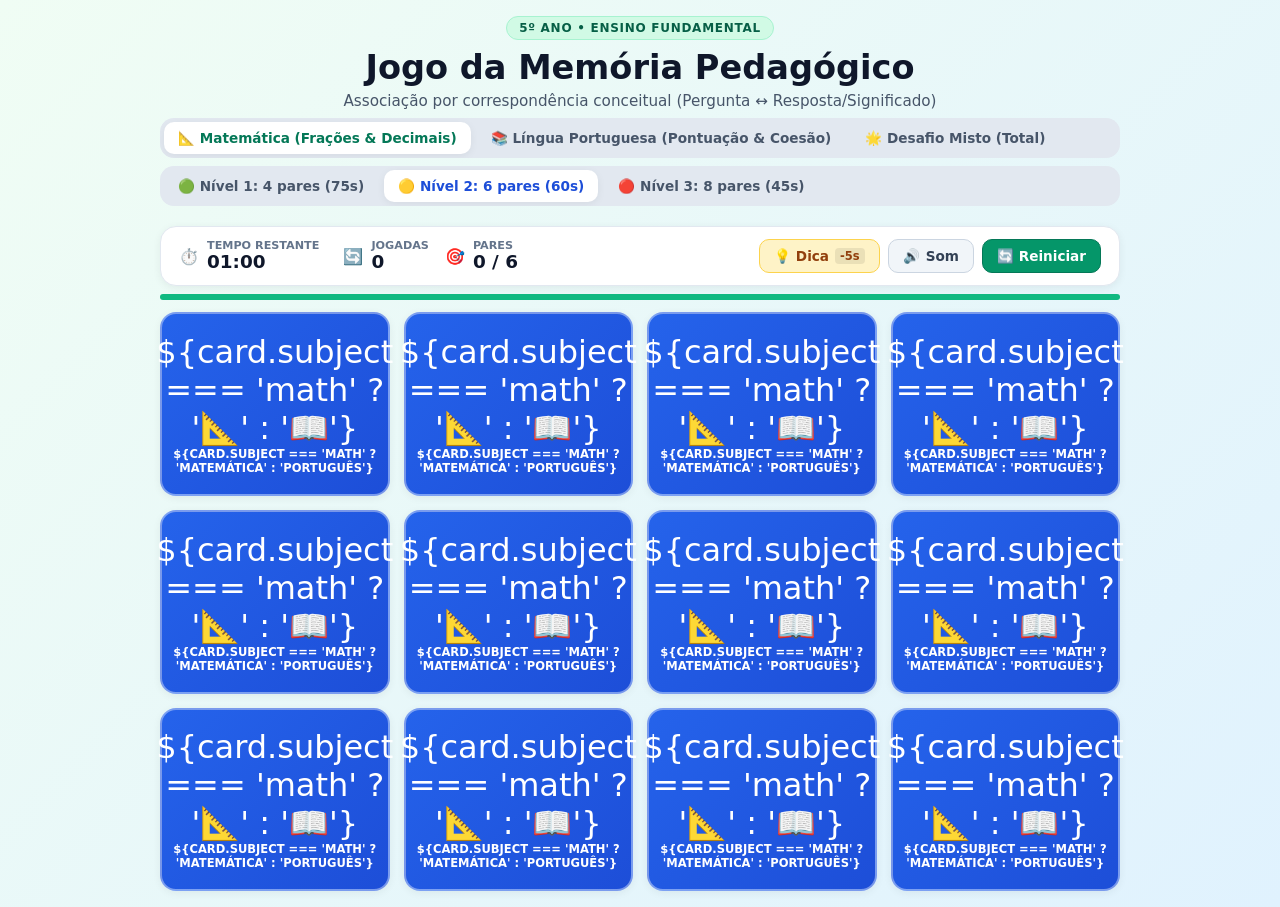
<file: public/jogo-da-memoria-bncc.html>
<!DOCTYPE html>
<html lang="pt-BR">
<head>
  <meta charset="UTF-8">
  <meta name="viewport" content="width=device-width, initial-scale=1.0">
  <title>Jogo da Memória BNCC - Níveis e Dica (5º Ano)</title>
  <style>
    :root {
      --bg-gradient: linear-gradient(135deg, #f0fdf4 0%, #e0f2fe 100%);
      --text-main: #0f172a;
      --text-muted: #475569;
      --primary: #059669;
      --radius-card: 16px;
      --radius-btn: 10px;
      --shadow-sm: 0 2px 8px rgba(0, 0, 0, 0.06);
      --shadow-md: 0 6px 16px rgba(0, 0, 0, 0.08);
      --shadow-lg: 0 16px 32px rgba(0, 0, 0, 0.16);
    }
    * {
      box-sizing: border-box;
      margin: 0;
      padding: 0;
      font-family: system-ui, -apple-system, BlinkMacSystemFont, 'Segoe UI', Roboto, Helvetica, Arial, sans-serif;
      -webkit-tap-highlight-color: transparent;
    }
    body {
      background: var(--bg-gradient);
      color: var(--text-main);
      min-height: 100vh;
      display: flex;
      flex-direction: column;
      align-items: center;
      padding: 16px;
      user-select: none;
    }
    .container {
      width: 100%;
      max-width: 960px;
      margin: 0 auto;
      display: flex;
      flex-direction: column;
      align-items: center;
    }
    header {
      text-align: center;
      margin-bottom: 12px;
      width: 100%;
    }
    .badge-bncc {
      display: inline-block;
      font-size: 0.75rem;
      font-weight: 800;
      letter-spacing: 0.06em;
      text-transform: uppercase;
      color: #065f46;
      background: #d1fae5;
      padding: 4px 12px;
      border-radius: 999px;
      margin-bottom: 8px;
      border: 1px solid #a7f3d0;
    }
    h1 {
      font-size: clamp(1.4rem, 4vw, 2.1rem);
      font-weight: 800;
      color: #0f172a;
      line-height: 1.2;
    }
    .subtitle {
      font-size: clamp(0.85rem, 2vw, 0.95rem);
      color: var(--text-muted);
      margin-top: 4px;
    }
    .mode-bar, .level-bar {
      display: flex;
      gap: 6px;
      margin: 8px 0;
      background: #e2e8f0;
      padding: 4px;
      border-radius: 14px;
      max-width: 100%;
      overflow-x: auto;
    }
    .mode-btn, .level-btn {
      border: none;
      background: transparent;
      padding: 8px 14px;
      border-radius: 10px;
      font-size: 0.85rem;
      font-weight: 700;
      color: #475569;
      cursor: pointer;
      transition: all 0.2s ease;
      white-space: nowrap;
    }
    .mode-btn:hover, .level-btn:hover {
      background: rgba(255, 255, 255, 0.7);
      color: #0f172a;
    }
    .mode-btn.active, .level-btn.active {
      background: #ffffff;
      color: #047857;
      box-shadow: var(--shadow-sm);
    }
    .level-btn.active {
      color: #1d4ed8;
    }
    .dashboard {
      display: flex;
      flex-wrap: wrap;
      justify-content: space-between;
      align-items: center;
      width: 100%;
      background: #ffffff;
      padding: 12px 18px;
      border-radius: var(--radius-card);
      box-shadow: var(--shadow-sm);
      border: 1px solid #e2e8f0;
      gap: 12px;
      margin-bottom: 8px;
      position: relative;
    }
    .stat-group {
      display: flex;
      gap: 16px;
      align-items: center;
      flex-wrap: wrap;
    }
    .stat-item {
      display: flex;
      align-items: center;
      gap: 8px;
      position: relative;
    }
    .stat-label {
      font-size: 0.7rem;
      font-weight: 700;
      color: #64748b;
      text-transform: uppercase;
      display: block;
      line-height: 1;
    }
    .stat-value {
      font-size: 1.15rem;
      font-weight: 800;
      color: #0f172a;
      line-height: 1.2;
    }
    .stat-value.timer-alert {
      color: #dc2626;
      animation: pulseAlert 0.8s infinite;
    }
    @keyframes pulseAlert {
      0%, 100% { transform: scale(1); }
      50% { transform: scale(1.1); }
    }
    .penalty-floating {
      position: absolute;
      top: -12px;
      right: -24px;
      background: #ef4444;
      color: #ffffff;
      font-size: 0.75rem;
      font-weight: 800;
      padding: 2px 6px;
      border-radius: 999px;
      animation: floatFade 1.2s ease-out forwards;
      pointer-events: none;
    }
    @keyframes floatFade {
      0% { opacity: 1; transform: translateY(0); }
      100% { opacity: 0; transform: translateY(-16px); }
    }
    .timer-progress-container {
      width: 100%;
      height: 6px;
      background: #e2e8f0;
      border-radius: 999px;
      overflow: hidden;
      margin-bottom: 12px;
    }
    .timer-progress-bar {
      height: 100%;
      background: #10b981;
      transition: width 1s linear, background-color 0.4s ease;
    }
    .timer-progress-bar.warning { background: #f59e0b; }
    .timer-progress-bar.danger { background: #ef4444; }
    .controls {
      display: flex;
      gap: 8px;
      align-items: center;
    }
    .btn-action {
      display: inline-flex;
      align-items: center;
      gap: 6px;
      background: #f1f5f9;
      border: 1px solid #cbd5e1;
      border-radius: var(--radius-btn);
      padding: 8px 14px;
      font-size: 0.85rem;
      font-weight: 700;
      color: #334155;
      cursor: pointer;
      transition: all 0.15s ease;
    }
    .btn-action:hover:not(:disabled) {
      background: #e2e8f0;
      color: #0f172a;
    }
    .btn-action:disabled {
      opacity: 0.5;
      cursor: not-allowed;
    }
    .btn-action.hint {
      background: #fef3c7;
      border-color: #fcd34d;
      color: #92400e;
    }
    .btn-action.hint:hover:not(:disabled) {
      background: #fde68a;
    }
    .btn-action.primary {
      background: #059669;
      border-color: #047857;
      color: #ffffff;
    }
    .game-grid {
      display: grid;
      grid-template-columns: repeat(2, 1fr);
      gap: 12px;
      width: 100%;
      perspective: 1000px;
    }
    @media (min-width: 500px) {
      .game-grid { grid-template-columns: repeat(3, 1fr); }
    }
    @media (min-width: 768px) {
      .game-grid { grid-template-columns: repeat(4, 1fr); gap: 14px; }
    }
    .card {
      position: relative;
      width: 100%;
      aspect-ratio: 4 / 3.2;
      cursor: pointer;
      perspective: 1000px;
    }
    .card-inner {
      position: relative;
      width: 100%;
      height: 100%;
      text-align: center;
      transition: transform 0.5s cubic-bezier(0.4, 0, 0.2, 1);
      transform-style: preserve-3d;
      border-radius: var(--radius-card);
    }
    .card.flipped .card-inner { transform: rotateY(180deg); }
    .card-front, .card-back {
      position: absolute;
      width: 100%;
      height: 100%;
      -webkit-backface-visibility: hidden;
      backface-visibility: hidden;
      border-radius: var(--radius-card);
      display: flex;
      flex-direction: column;
      justify-content: center;
      align-items: center;
      padding: 10px;
      box-shadow: var(--shadow-sm);
    }
    .card-front {
      border: 2px solid rgba(255, 255, 255, 0.4);
      color: #ffffff;
    }
    .card.math .card-front { background: linear-gradient(135deg, #2563eb, #1d4ed8); }
    .card.port .card-front { background: linear-gradient(135deg, #059669, #047857); }
    .card-back {
      background: #ffffff;
      color: #0f172a;
      transform: rotateY(180deg);
      border: 2px solid #e2e8f0;
      justify-content: space-between;
      overflow: hidden;
    }
    .role-badge {
      font-size: 0.65rem;
      font-weight: 800;
      text-transform: uppercase;
      padding: 2px 7px;
      border-radius: 4px;
    }
    .role-prompt { background: #eff6ff; color: #1d4ed8; }
    .role-match { background: #ecfdf5; color: #047857; }
    .content-text {
      font-size: clamp(0.85rem, 2.2vw, 1.15rem);
      font-weight: 800;
      line-height: 1.25;
      margin: auto 0;
    }
    .card.hint-glow .card-back {
      border: 3px solid #f59e0b;
      background: #fffbeb;
      box-shadow: 0 0 20px rgba(245, 158, 11, 0.6);
      animation: hintPulse 0.5s infinite alternate;
    }
    @keyframes hintPulse {
      from { transform: rotateY(180deg) scale(1); }
      to { transform: rotateY(180deg) scale(1.03); }
    }
    .card.matched .card-back {
      border-color: #10b981;
      background: #f0fdf4;
      box-shadow: 0 0 16px rgba(16, 185, 129, 0.45);
    }
    .card.matched .content-text { color: #15803d; }
    .card.shake .card-inner { animation: shakeCard 0.45s ease-in-out; }
    .card.shake .card-back { border-color: #ef4444; background: #fef2f2; }
    @keyframes shakeCard {
      0%, 100% { transform: rotateY(180deg) translateX(0); }
      20% { transform: rotateY(180deg) translateX(-6px); }
      40% { transform: rotateY(180deg) translateX(6px); }
      60% { transform: rotateY(180deg) translateX(-4px); }
      80% { transform: rotateY(180deg) translateX(4px); }
    }
    .modal-overlay {
      position: fixed;
      top: 0;
      left: 0;
      width: 100%;
      height: 100%;
      background: rgba(15, 23, 42, 0.65);
      backdrop-filter: blur(4px);
      display: none;
      justify-content: center;
      align-items: center;
      z-index: 1000;
      padding: 16px;
    }
    .modal-overlay.active { display: flex; }
    .modal-card {
      background: #ffffff;
      border-radius: 24px;
      max-width: 460px;
      width: 100%;
      padding: 28px 24px;
      text-align: center;
      box-shadow: var(--shadow-lg);
    }
    #confettiCanvas {
      position: fixed;
      top: 0;
      left: 0;
      width: 100vw;
      height: 100vh;
      pointer-events: none;
      z-index: 999;
    }
  </style>
</head>
<body>
  <canvas id="confettiCanvas"></canvas>

  <div class="container">
    <header>
      <span class="badge-bncc">5º Ano • Ensino Fundamental</span>
      <h1>Jogo da Memória Pedagógico</h1>
      <p class="subtitle">Associação por correspondência conceitual (Pergunta ↔ Resposta/Significado)</p>
      
      <!-- SELETOR DE MODOS -->
      <div class="mode-bar">
        <button class="mode-btn active" onclick="setMode('matematica')">📐 Matemática (Frações & Decimais)</button>
        <button class="mode-btn" onclick="setMode('portugues')">📚 Língua Portuguesa (Pontuação & Coesão)</button>
        <button class="mode-btn" onclick="setMode('misto')">🌟 Desafio Misto (Total)</button>
      </div>

      <!-- SELETOR DE NÍVEIS DE DIFICULDADE -->
      <div class="level-bar">
        <button class="level-btn" onclick="setLevel(1)" id="lvlBtn1">🟢 Nível 1: 4 pares (75s)</button>
        <button class="level-btn active" onclick="setLevel(2)" id="lvlBtn2">🟡 Nível 2: 6 pares (60s)</button>
        <button class="level-btn" onclick="setLevel(3)" id="lvlBtn3">🔴 Nível 3: 8 pares (45s)</button>
      </div>
    </header>

    <div class="dashboard">
      <div class="stat-group">
        <div class="stat-item">
          <span>⏱️</span>
          <div>
            <span class="stat-label">Tempo Restante</span>
            <span class="stat-value" id="timerDisplay">01:00</span>
          </div>
          <div id="penaltyContainer"></div>
        </div>
        <div class="stat-item">
          <span>🔄</span>
          <div>
            <span class="stat-label">Jogadas</span>
            <span class="stat-value" id="movesDisplay">0</span>
          </div>
        </div>
        <div class="stat-item">
          <span>🎯</span>
          <div>
            <span class="stat-label">Pares</span>
            <span class="stat-value" id="matchesDisplay">0 / 6</span>
          </div>
        </div>
      </div>

      <div class="controls">
        <!-- BOTÃO DE DICA -->
        <button class="btn-action hint" onclick="useHint()" id="hintBtn" title="Revela um par não encontrado por 1,5s (Penalidade: -5s no tempo)">
          💡 Dica <span style="font-size: 0.72rem; background: rgba(0,0,0,0.08); padding: 1px 5px; border-radius: 4px; font-weight: 800;">-5s</span>
        </button>
        <button class="btn-action" onclick="toggleSound()">
          <span id="soundIcon">🔊</span> Som
        </button>
        <button class="btn-action primary" onclick="restartGame()">
          🔄 Reiniciar
        </button>
      </div>
    </div>

    <!-- BARRA VISUAL DE CONTAGEM REGRESSIVA -->
    <div class="timer-progress-container">
      <div class="timer-progress-bar" id="timerProgressBar" style="width: 100%;"></div>
    </div>

    <main class="game-grid" id="cardsGrid"></main>
  </div>

  <!-- MODAL DE VITÓRIA -->
  <div class="modal-overlay" id="victoryModal">
    <div class="modal-card">
      <div style="font-size: 3.5rem;">🏆</div>
      <h2 style="font-size: 1.5rem; margin-top: 6px;">Nível Concluído com Sucesso!</h2>
      <p style="color: #64748b; font-size: 0.9rem; margin-top: 4px;" id="victorySubtitle">Parabéns pelo raciocínio rápido!</p>
      <div style="font-size: 2rem; margin: 10px 0;" id="modalStars">⭐⭐⭐</div>

      <div style="display: grid; grid-template-columns: repeat(3, 1fr); gap: 8px; background: #f8fafc; border: 1px solid #e2e8f0; border-radius: 12px; padding: 12px; margin: 14px 0;">
        <div>
          <div style="font-weight: 800; font-size: 1.15rem;" id="summaryTimeLeft">00s</div>
          <div style="font-size: 0.7rem; color: #64748b; font-weight: 700;">Sobrou</div>
        </div>
        <div>
          <div style="font-weight: 800; font-size: 1.15rem;" id="summaryMoves">0</div>
          <div style="font-size: 0.7rem; color: #64748b; font-weight: 700;">Jogadas</div>
        </div>
        <div>
          <div style="font-weight: 800; font-size: 1.15rem;" id="summaryAccuracy">100%</div>
          <div style="font-size: 0.7rem; color: #64748b; font-weight: 700;">Precisão</div>
        </div>
      </div>

      <div style="display: flex; gap: 8px; justify-content: center;">
        <button class="btn-action" onclick="closeModalAndRestart()">Repetir Nível 🔄</button>
        <button class="btn-action primary" id="nextLevelBtn" onclick="goToNextLevel()">Próximo Nível 🚀</button>
      </div>
    </div>
  </div>

  <!-- MODAL DE TEMPO ESGOTADO -->
  <div class="modal-overlay" id="timeoutModal">
    <div class="modal-card">
      <div style="font-size: 3.5rem;">⏳</div>
      <h2 style="font-size: 1.5rem; color: #dc2626; margin-top: 6px;">O Tempo Esgotou!</h2>
      <p style="color: #64748b; font-size: 0.9rem; margin: 8px 0;" id="timeoutMsg">
        Não desanime! Com treino e concentração você consegue vencer este nível.
      </p>
      <div style="background: #fef2f2; border: 1px solid #fecaca; border-radius: 12px; padding: 12px; margin-bottom: 16px;">
        <span style="font-size: 0.85rem; font-weight: 700; color: #991b1b;" id="timeoutPairsFound">
          Você encontrou X pares.
        </span>
      </div>
      <button class="btn-action primary" style="width: 100%; padding: 12px;" onclick="closeTimeoutAndRestart()">
        Tentar Novamente 🔄
      </button>
    </div>
  </div>

  <script>
    /* BANCO DE CONTEÚDOS BNCC */
    const BANCO_MATEMATICA = [
      { id: 'm1', prompt: '1/2', promptLbl: 'Fração', match: '0,5', matchLbl: 'Decimal', bncc: 'EF05MA07' },
      { id: 'm2', prompt: '1/4', promptLbl: 'Fração', match: '0,25', matchLbl: 'Decimal', bncc: 'EF05MA07' },
      { id: 'm3', prompt: '3/4', promptLbl: 'Fração', match: '0,75', matchLbl: 'Decimal', bncc: 'EF05MA07' },
      { id: 'm4', prompt: '1/10', promptLbl: 'Fração', match: '0,1', matchLbl: 'Decimal', bncc: 'EF05MA07' },
      { id: 'm5', prompt: '1/4 de 20', promptLbl: 'Cálculo', match: '5', matchLbl: 'Resultado', bncc: 'EF05MA08' },
      { id: 'm6', prompt: '0,3 + 0,7', promptLbl: 'Operação', match: '1,0', matchLbl: 'Resultado', bncc: 'EF05MA07' },
      { id: 'm7', prompt: '1/5', promptLbl: 'Fração', match: '0,2', matchLbl: 'Decimal', bncc: 'EF05MA07' },
      { id: 'm8', prompt: '50% de 80', promptLbl: 'Porcentagem', match: '40', matchLbl: 'Valor', bncc: 'EF05MA08' },
      { id: 'm9', prompt: '2/10', promptLbl: 'Fração', match: '0,2', matchLbl: 'Decimal', bncc: 'EF05MA07' },
      { id: 'm10', prompt: '1/2 de 50', promptLbl: 'Cálculo', match: '25', matchLbl: 'Resultado', bncc: 'EF05MA08' }
    ];

    const BANCO_PORTUGUES = [
      { id: 'p1', prompt: 'Ponto de Exclamação (!)', promptLbl: 'Pontuação', match: 'Indica surpresa, admiração ou emoção', matchLbl: 'Função', bncc: 'EF05LP04' },
      { id: 'p2', prompt: 'Ponto de Interrogação (?)', promptLbl: 'Pontuação', match: 'Indica uma pergunta direta', matchLbl: 'Função', bncc: 'EF05LP04' },
      { id: 'p3', prompt: 'Dois-pontos (:)', promptLbl: 'Pontuação', match: 'Anuncia a fala de alguém ou uma lista', matchLbl: 'Função', bncc: 'EF05LP04' },
      { id: 'p4', prompt: 'Travessão (—)', promptLbl: 'Pontuação', match: 'Marca o início da fala do personagem', matchLbl: 'Função', bncc: 'EF05LP04' },
      { id: 'p5', prompt: 'Vírgula (,)', promptLbl: 'Pontuação', match: 'Separa itens de uma lista ou enumeração', matchLbl: 'Função', bncc: 'EF05LP04' },
      { id: 'p6', prompt: 'Conectivo "PORÉM"', promptLbl: 'Coesão', match: 'Ideia de oposição ou contraste', matchLbl: 'Sentido', bncc: 'EF05LP07' },
      { id: 'p7', prompt: 'Reticências (...)', promptLbl: 'Pontuação', match: 'Indica interrupção ou suspensão de ideia', matchLbl: 'Função', bncc: 'EF05LP04' },
      { id: 'p8', prompt: 'Conectivo "PORTANTO"', promptLbl: 'Coesão', match: 'Ideia de conclusão ou consequência', matchLbl: 'Sentido', bncc: 'EF05LP07' },
      { id: 'p9', prompt: 'Ponto Final (.)', promptLbl: 'Pontuação', match: 'Encerra frase declarativa', matchLbl: 'Função', bncc: 'EF05LP04' },
      { id: 'p10', prompt: 'Conectivo "PORQUE"', promptLbl: 'Coesão', match: 'Ideia de explicação ou causa', matchLbl: 'Sentido', bncc: 'EF05LP07' }
    ];

    /* CONFIGURAÇÃO DOS NÍVEIS */
    const NIVEIS = {
      1: { pairs: 4, timeLimit: 75 },
      2: { pairs: 6, timeLimit: 60 },
      3: { pairs: 8, timeLimit: 45 }
    };

    let currentMode = 'matematica';
    let currentLevel = 2;
    let cards = [];
    let flippedIndices = [];
    let matchedPairIds = new Set();
    let moves = 0;
    let timeLeft = 60;
    let totalTime = 60;
    let timerInterval = null;
    let isBoardLocked = false;
    let soundEnabled = true;

    /* ÁUDIO NATIVO */
    let audioCtx = null;
    function getAudioCtx() {
      if (!audioCtx) {
        const AudioClass = window.AudioContext || window.webkitAudioContext;
        if (AudioClass) audioCtx = new AudioClass();
      }
      if (audioCtx && audioCtx.state === 'suspended') audioCtx.resume();
      return audioCtx;
    }

    function playTone(freqs, type, duration, vol = 0.1) {
      if (!soundEnabled) return;
      try {
        const ctx = getAudioCtx();
        if (!ctx) return;
        const now = ctx.currentTime;
        freqs.forEach((f, idx) => {
          const osc = ctx.createOscillator();
          const gain = ctx.createGain();
          const start = now + idx * 0.08;
          osc.type = type;
          osc.frequency.setValueAtTime(f, start);
          gain.gain.setValueAtTime(vol, start);
          gain.gain.exponentialRampToValueAtTime(0.001, start + duration);
          osc.connect(gain);
          gain.connect(ctx.destination);
          osc.start(start);
          osc.stop(start + duration);
        });
      } catch(e) {}
    }

    function soundFlip() { playTone([320, 560], 'sine', 0.07, 0.08); }
    function soundHint() { playTone([784, 988, 1175, 1568], 'sine', 0.22, 0.09); }
    function soundMatch() { playTone([523, 659, 784, 1046], 'triangle', 0.28, 0.12); }
    function soundError() { playTone([240, 196], 'sawtooth', 0.16, 0.07); }
    function soundTick() { playTone([880], 'sine', 0.04, 0.05); }
    function soundTimeout() { playTone([330, 293, 261], 'sawtooth', 0.35, 0.08); }

    function toggleSound() {
      soundEnabled = !soundEnabled;
      document.getElementById('soundIcon').innerText = soundEnabled ? '🔊' : '🔇';
    }

    function setMode(mode) {
      currentMode = mode;
      document.querySelectorAll('.mode-btn').forEach(btn => btn.classList.remove('active'));
      const activeIdx = mode === 'matematica' ? 0 : (mode === 'portugues' ? 1 : 2);
      document.querySelectorAll('.mode-btn')[activeIdx].classList.add('active');
      restartGame();
    }

    function setLevel(lvl) {
      currentLevel = lvl;
      document.querySelectorAll('.level-btn').forEach(btn => btn.classList.remove('active'));
      document.getElementById('lvlBtn' + lvl).classList.add('active');
      restartGame();
    }

    function formatTime(s) {
      const min = String(Math.floor(s / 60)).padStart(2, '0');
      const sec = String(s % 60).padStart(2, '0');
      return min + ':' + sec;
    }

    function updateTimerUI() {
      const timerDisplay = document.getElementById('timerDisplay');
      timerDisplay.innerText = formatTime(timeLeft);

      const bar = document.getElementById('timerProgressBar');
      const pct = Math.max(0, (timeLeft / totalTime) * 100);
      bar.style.width = pct + '%';

      if (timeLeft <= 10) {
        timerDisplay.classList.add('timer-alert');
        bar.className = 'timer-progress-bar danger';
      } else if (timeLeft <= totalTime * 0.4) {
        timerDisplay.classList.remove('timer-alert');
        bar.className = 'timer-progress-bar warning';
      } else {
        timerDisplay.classList.remove('timer-alert');
        bar.className = 'timer-progress-bar';
      }
    }

    function showPenaltyAnimation() {
      const container = document.getElementById('penaltyContainer');
      const badge = document.createElement('div');
      badge.className = 'penalty-floating';
      badge.innerText = '-5s ⏳';
      container.appendChild(badge);
      setTimeout(() => badge.remove(), 1200);
    }

    /* SISTEMA DE DICA (HINT) */
    function useHint() {
      if (isBoardLocked) return;
      const totalPairs = cards.length / 2;
      if (matchedPairIds.size === totalPairs) return;

      const remainingPairIds = [];
      cards.forEach(c => {
        if (!matchedPairIds.has(c.pairId) && !remainingPairIds.includes(c.pairId)) {
          remainingPairIds.push(c.pairId);
        }
      });
      if (!remainingPairIds.length) return;

      const targetPairId = remainingPairIds[Math.floor(Math.random() * remainingPairIds.length)];
      const targetIndices = [];
      cards.forEach((c, idx) => {
        if (c.pairId === targetPairId) targetIndices.push(idx);
      });

      startCountdown();
      soundHint();

      // Aplica penalidade: -5 segundos no tempo
      timeLeft = Math.max(1, timeLeft - 5);
      updateTimerUI();
      showPenaltyAnimation();

      // Revela as duas cartas por 1,5 segundos (1500ms)
      isBoardLocked = true;
      targetIndices.forEach(idx => {
        const el = document.getElementById('card-' + idx);
        el.classList.add('flipped', 'hint-glow');
      });

      setTimeout(() => {
        targetIndices.forEach(idx => {
          const el = document.getElementById('card-' + idx);
          el.classList.remove('hint-glow');
          if (!flippedIndices.includes(idx)) {
            el.classList.remove('flipped');
          }
        });
        isBoardLocked = false;
      }, 1500);
    }

    function restartGame() {
      clearInterval(timerInterval);
      timerInterval = null;
      const cfg = NIVEIS[currentLevel];
      totalTime = cfg.timeLimit;
      timeLeft = totalTime;
      moves = 0;
      flippedIndices = [];
      matchedPairIds.clear();
      isBoardLocked = false;
      document.getElementById('victoryModal').classList.remove('active');
      document.getElementById('timeoutModal').classList.remove('active');
      stopConfetti();

      document.getElementById('movesDisplay').innerText = '0';
      updateTimerUI();

      let pool = currentMode === 'matematica' ? BANCO_MATEMATICA : (currentMode === 'portugues' ? BANCO_PORTUGUES : [...BANCO_MATEMATICA, ...BANCO_PORTUGUES]);
      let selectedPairs = [...pool].sort(() => Math.random() - 0.5).slice(0, cfg.pairs);
      document.getElementById('matchesDisplay').innerText = '0 / ' + selectedPairs.length;

      cards = [];
      selectedPairs.forEach((pair, idx) => {
        cards.push({
          uid: 'c_' + idx + '_p',
          pairId: pair.id,
          type: 'prompt',
          roleLabel: pair.promptLbl,
          text: pair.prompt,
          bncc: pair.bncc,
          subject: pair.id.startsWith('m') ? 'math' : 'port'
        });
        cards.push({
          uid: 'c_' + idx + '_m',
          pairId: pair.id,
          type: 'match',
          roleLabel: pair.matchLbl,
          text: pair.match,
          bncc: pair.bncc,
          subject: pair.id.startsWith('m') ? 'math' : 'port'
        });
      });

      for (let i = cards.length - 1; i > 0; i--) {
        const j = Math.floor(Math.random() * (i + 1));
        [cards[i], cards[j]] = [cards[j], cards[i]];
      }

      renderGrid();
    }

    function startCountdown() {
      if (!timerInterval) {
        timerInterval = setInterval(() => {
          if (timeLeft > 0) {
            timeLeft--;
            updateTimerUI();
            if (timeLeft <= 5 && timeLeft > 0) soundTick();
            if (timeLeft === 0) handleTimeout();
          }
        }, 1000);
      }
    }

    function renderGrid() {
      const grid = document.getElementById('cardsGrid');
      grid.innerHTML = '';
      cards.forEach((card, index) => {
        const cardEl = document.createElement('div');
        cardEl.className = 'card ' + card.subject;
        cardEl.id = 'card-' + index;
        cardEl.onclick = () => onCardClick(index);

        cardEl.innerHTML = `
          <div class="card-inner">
            <div class="card-front">
              <span style="font-size: 2rem;">\${card.subject === 'math' ? '📐' : '📖'}</span>
              <span style="font-size: 0.72rem; font-weight: 800; text-transform: uppercase;">\${card.subject === 'math' ? 'Matemática' : 'Português'}</span>
            </div>
            <div class="card-back">
              <span class="role-badge \${card.type === 'prompt' ? 'role-prompt' : 'role-match'}">
                \${card.roleLabel}
              </span>
              <div class="content-text">\${card.text}</div>
              <span style="font-size: 0.65rem; color: #94a3b8; font-weight: 700;">\${card.bncc}</span>
            </div>
          </div>
        `;
        grid.appendChild(cardEl);
      });
    }

    function onCardClick(index) {
      if (isBoardLocked) return;
      if (flippedIndices.includes(index)) return;
      if (matchedPairIds.has(cards[index].pairId)) return;

      startCountdown();
      soundFlip();

      flippedIndices.push(index);
      const cardEl = document.getElementById('card-' + index);
      cardEl.classList.add('flipped');

      if (flippedIndices.length === 2) {
        moves++;
        document.getElementById('movesDisplay').innerText = moves;
        checkPairMatch();
      }
    }

    function checkPairMatch() {
      isBoardLocked = true;
      const [idx1, idx2] = flippedIndices;
      const c1 = cards[idx1];
      const c2 = cards[idx2];
      const isMatch = (c1.pairId === c2.pairId && c1.type !== c2.type);

      if (isMatch) {
        matchedPairIds.add(c1.pairId);
        setTimeout(() => {
          soundMatch();
          document.getElementById('card-' + idx1).classList.add('matched');
          document.getElementById('card-' + idx2).classList.add('matched');
          flippedIndices = [];
          isBoardLocked = false;
          const totalPairs = cards.length / 2;
          document.getElementById('matchesDisplay').innerText = matchedPairIds.size + ' / ' + totalPairs;
          if (matchedPairIds.size === totalPairs) handleVictory();
        }, 300);
      } else {
        setTimeout(() => {
          soundError();
          const el1 = document.getElementById('card-' + idx1);
          const el2 = document.getElementById('card-' + idx2);
          el1.classList.add('shake');
          el2.classList.add('shake');
          setTimeout(() => {
            el1.classList.remove('flipped', 'shake');
            el2.classList.remove('flipped', 'shake');
            flippedIndices = [];
            isBoardLocked = false;
          }, 900);
        }, 200);
      }
    }

    function handleVictory() {
      clearInterval(timerInterval);
      timerInterval = null;
      startConfetti();
      const totalPairs = cards.length / 2;
      const accuracy = Math.round((totalPairs / Math.max(moves, totalPairs)) * 100);

      document.getElementById('summaryTimeLeft').innerText = timeLeft + 's';
      document.getElementById('summaryMoves').innerText = moves;
      document.getElementById('summaryAccuracy').innerText = accuracy + '%';

      let stars = '⭐';
      if (accuracy >= 75 && timeLeft >= totalTime * 0.3) stars = '⭐⭐⭐';
      else if (accuracy >= 50) stars = '⭐⭐';
      document.getElementById('modalStars').innerText = stars;

      const nextBtn = document.getElementById('nextLevelBtn');
      if (currentLevel < 3) {
        nextBtn.style.display = 'inline-flex';
        nextBtn.innerText = 'Próximo Nível (Nível ' + (currentLevel + 1) + ') 🚀';
      } else {
        nextBtn.style.display = 'none';
      }

      setTimeout(() => {
        document.getElementById('victoryModal').classList.add('active');
      }, 400);
    }

    function handleTimeout() {
      clearInterval(timerInterval);
      timerInterval = null;
      isBoardLocked = true;
      soundTimeout();
      const totalPairs = cards.length / 2;
      document.getElementById('timeoutPairsFound').innerText = 'Você encontrou ' + matchedPairIds.size + ' de ' + totalPairs + ' pares antes do tempo esgotar.';
      document.getElementById('timeoutModal').classList.add('active');
    }

    function closeModalAndRestart() {
      document.getElementById('victoryModal').classList.remove('active');
      restartGame();
    }

    function closeTimeoutAndRestart() {
      document.getElementById('timeoutModal').classList.remove('active');
      restartGame();
    }

    function goToNextLevel() {
      if (currentLevel < 3) {
        setLevel(currentLevel + 1);
      }
    }

    /* CONFETES NATIVOS */
    let confettiActive = false;
    let confettiParticles = [];
    const canvas = document.getElementById('confettiCanvas');
    const ctx = canvas.getContext('2d');
    function resizeCanvas() { canvas.width = window.innerWidth; canvas.height = window.innerHeight; }
    window.addEventListener('resize', resizeCanvas);
    resizeCanvas();

    function startConfetti() {
      confettiActive = true;
      confettiParticles = [];
      const colors = ['#10b981', '#3b82f6', '#f59e0b', '#ec4899', '#8b5cf6'];
      for (let i = 0; i < 90; i++) {
        confettiParticles.push({
          x: Math.random() * canvas.width,
          y: Math.random() * -canvas.height,
          size: Math.random() * 8 + 4,
          color: colors[Math.floor(Math.random() * colors.length)],
          vx: Math.random() * 4 - 2,
          vy: Math.random() * 4 + 2.5,
          rot: Math.random() * 360,
          rotSpeed: Math.random() * 8 - 4
        });
      }
      requestAnimationFrame(renderConfetti);
    }

    function stopConfetti() {
      confettiActive = false;
      ctx.clearRect(0, 0, canvas.width, canvas.height);
    }

    function renderConfetti() {
      if (!confettiActive) return;
      ctx.clearRect(0, 0, canvas.width, canvas.height);
      confettiParticles.forEach(p => {
        p.y += p.vy;
        p.x += p.vx;
        p.rot += p.rotSpeed;
        ctx.save();
        ctx.translate(p.x, p.y);
        ctx.rotate((p.rot * Math.PI) / 180);
        ctx.fillStyle = p.color;
        ctx.fillRect(-p.size / 2, -p.size / 2, p.size, p.size);
        ctx.restore();
        if (p.y > canvas.height) { p.y = -20; p.x = Math.random() * canvas.width; }
      });
      requestAnimationFrame(renderConfetti);
    }

    restartGame();
  </script>
</body>
</html>
</file>
